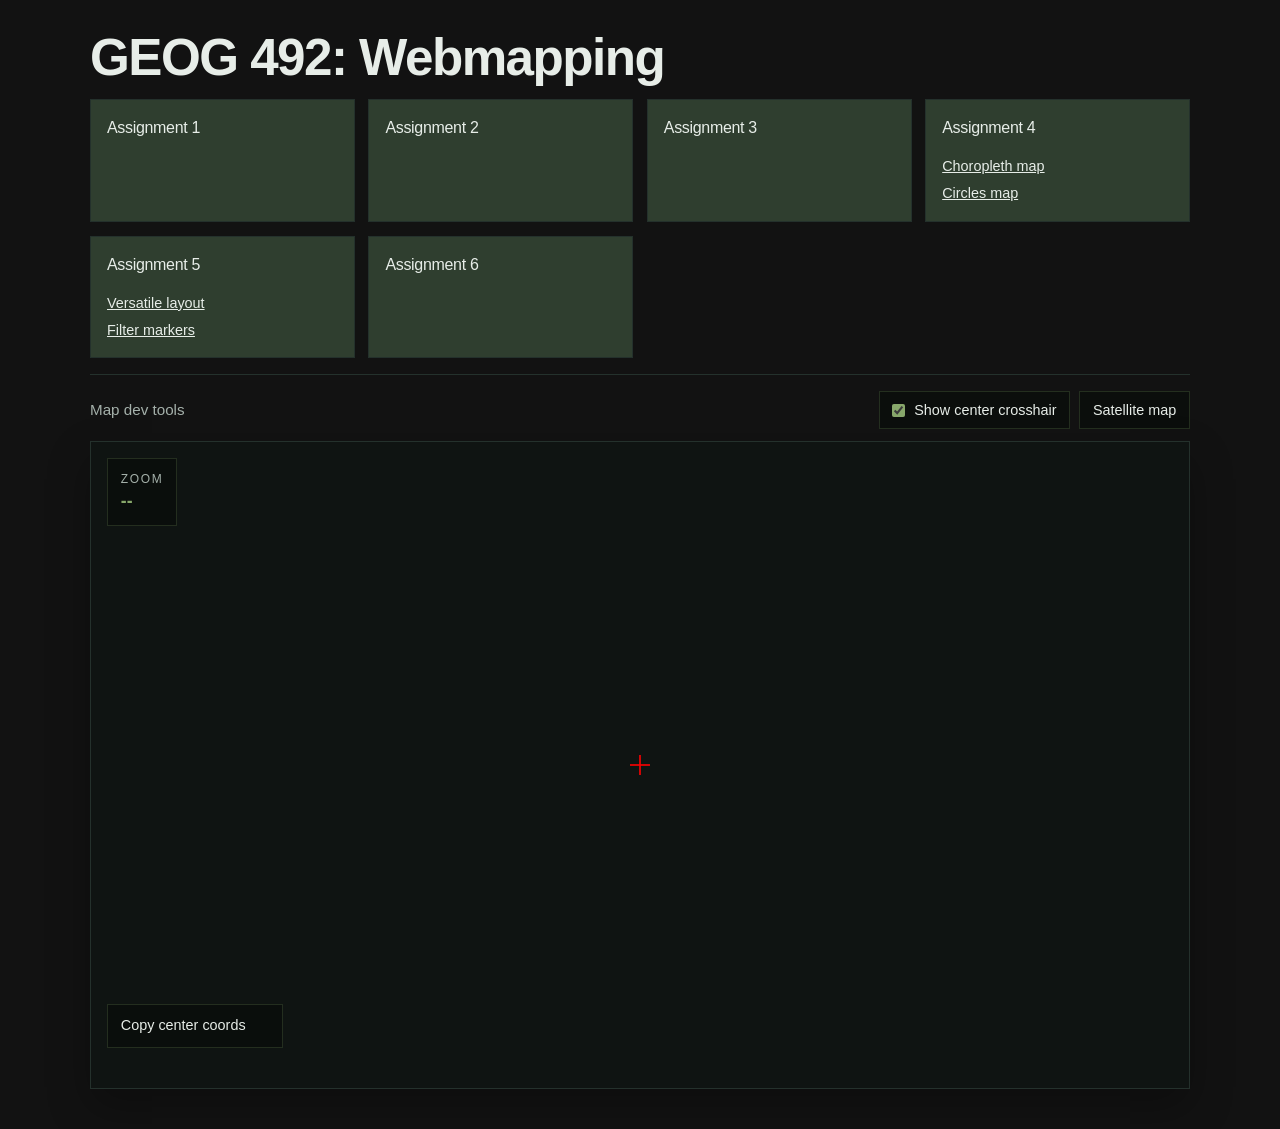
<file: index.html>
<!DOCTYPE html>
<html lang="en">
  <head>
    <meta charset="utf-8">
    <meta name="viewport" content="width=device-width, initial-scale=1">
    <title>GEOG 492 Web Mapping</title>
    <script src="https://api.mapbox.com/mapbox-gl-js/v3.20.0/mapbox-gl.js"></script>
    <link href="https://api.mapbox.com/mapbox-gl-js/v3.20.0/mapbox-gl.css" rel="stylesheet">
    <link rel="stylesheet" href="main.css">
  </head>
  <body>
    <main class="page-shell">
      <section class="assignment-info">
        <h1>GEOG 492: Webmapping</h1>
        <div class="assignment-grid" aria-label="Assignments">
          <a class="assignment-card" href="Assignment1/Assignment1.html">
            <span class="assignment-label">Assignment 1</span>
          </a>
          <a class="assignment-card" href="Assignment2/Assignment2.html">
            <span class="assignment-label">Assignment 2</span>
          </a>
          <a class="assignment-card" href="Assignment3/Assignment3.html">
            <span class="assignment-label">Assignment 3</span>
          </a>
          <div class="assignment-card">
            <span class="assignment-label">Assignment 4</span>
            <div class="assignment-links">
              <a href="Assignment4/choroplethMap.html">Choropleth map</a>
              <a href="Assignment4/circlesMap.html">Circles map</a>
            </div>
          </div>
          <div class="assignment-card">
            <span class="assignment-label">Assignment 5</span>
            <div class="assignment-links">
              <a href="Assignment5/VersitileLayout.html">Versatile layout</a>
              <a href="Assignment5/filter-markers.html">Filter markers</a>
            </div>
          </div>
          <a class="assignment-card" href="Assignment6/index.html">
            <span class="assignment-label">Assignment 6</span>
          </a>
        </div>
      </section>

      <section class="map-section" aria-label="Interactive map widget">
        <div class="map-head">
          <div class="map-hint">Map dev tools</div>
          <div class="map-head-controls" aria-label="Map display controls">
            <label class="crosshair-toggle" for="crosshair-toggle">
              <input id="crosshair-toggle" type="checkbox" checked>
              Show center crosshair
            </label>
            <button class="style-toggle" id="style-toggle" type="button">Satellite map</button>
          </div>
        </div>

        <div class="map-frame">
          <div id="map"></div>
          <div class="crosshair-overlay" aria-hidden="true">
            <span class="crosshair-line crosshair-line-horizontal"></span>
            <span class="crosshair-line crosshair-line-vertical"></span>
          </div>
          <div class="overlay map-controls">
            <div class="zoom-box" aria-live="polite">
              <div>
                <div class="zoom-label">Zoom</div>
                <div class="zoom-value" id="zoom-value">--</div>
              </div>
            </div>
          </div>
          <button class="overlay center-copy-button" id="center-copy-button" type="button">Copy center coords</button>
        </div>
      </section>
    </main>

    <script src="main.js" defer></script>
  </body>
</html>
</file>
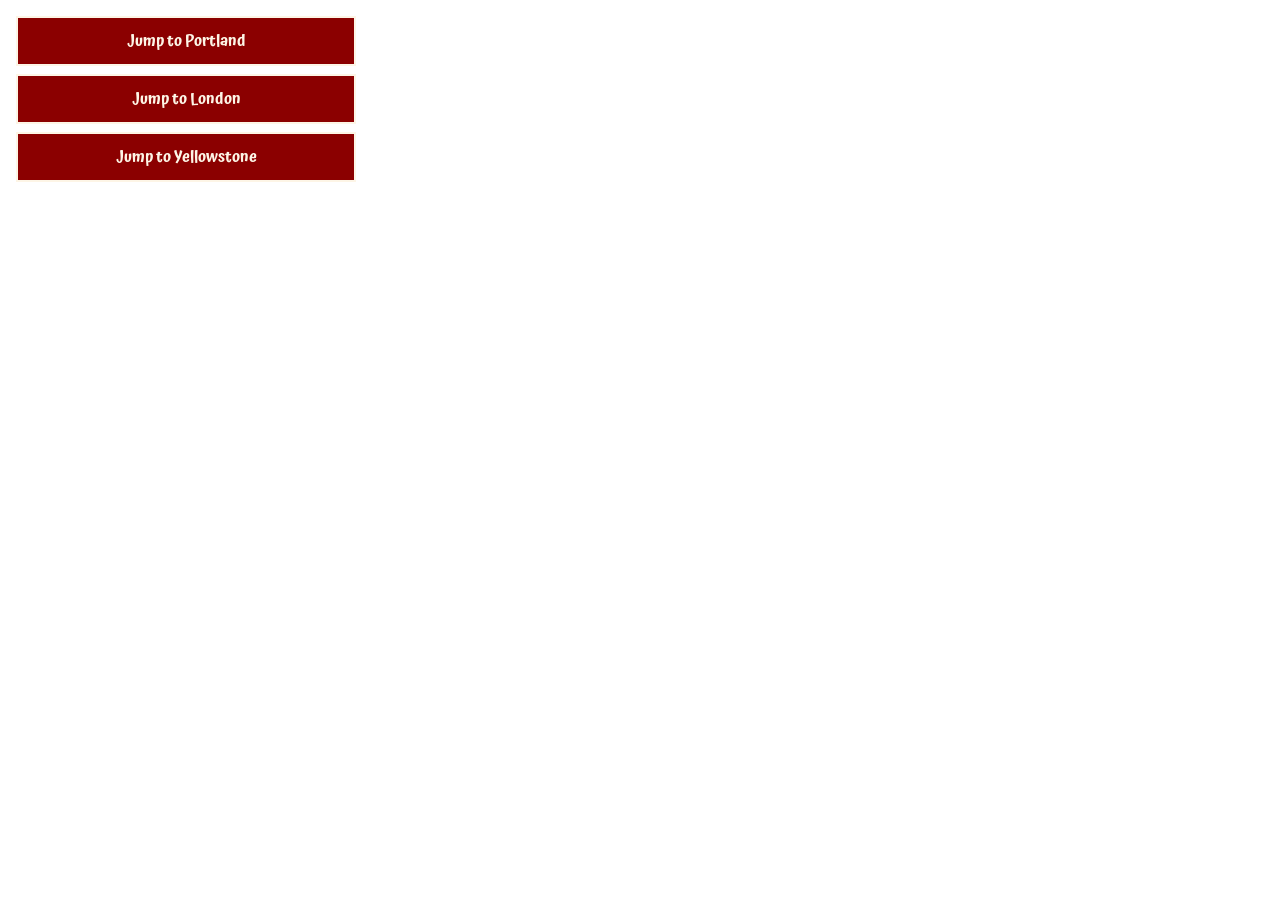
<file: Assignment6/index.html>
<!DOCTYPE html>
<html>

  <head>
    <meta charset='utf-8' />
    <title>University of Oregon Mapping</title>
    <meta name='viewport' content='initial-scale=1,maximum-scale=1,user-scalable=no' />
      <!--    The Mapbox JavaScript here in the <head> of the page    -->
      <script src='https://api.tiles.mapbox.com/mapbox-gl-js/v3.1.0/mapbox-gl.js'></script>
      <!--    The Mapbox CSS here in the <head> of the page    -->
      <link href='https://api.tiles.mapbox.com/mapbox-gl-js/v3.1.0/mapbox-gl.css' rel='stylesheet' />

      <!--   Link to Google font-->
      <link rel="preconnect" href="https://fonts.googleapis.com">
      <link rel="preconnect" href="https://fonts.gstatic.com" crossorigin>
      <link href="https://fonts.googleapis.com/css2?family=Atma:wght@400;600&display=swap" rel="stylesheet">
      <link href="assignment6.css" rel="stylesheet">
  </head>

  <body>
      <!--  The map div -->
      <div id='map'></div>

       <!--  Insert the button elements here  -->
       <div class='buttonPanel'>
          <button class='fly' id='PortlandButton'>Jump to Portland</button>
          <button class='fly' id='LondonButton'>Jump to London</button>
          <button class='fly' id='YellowstoneButton'>Jump to Yellowstone</button>
          <div id='customPopup' class='customPopup hidden'></div>
       </div>

    <script src="assignment6.js"></script>

  </body>

</html>
</file>
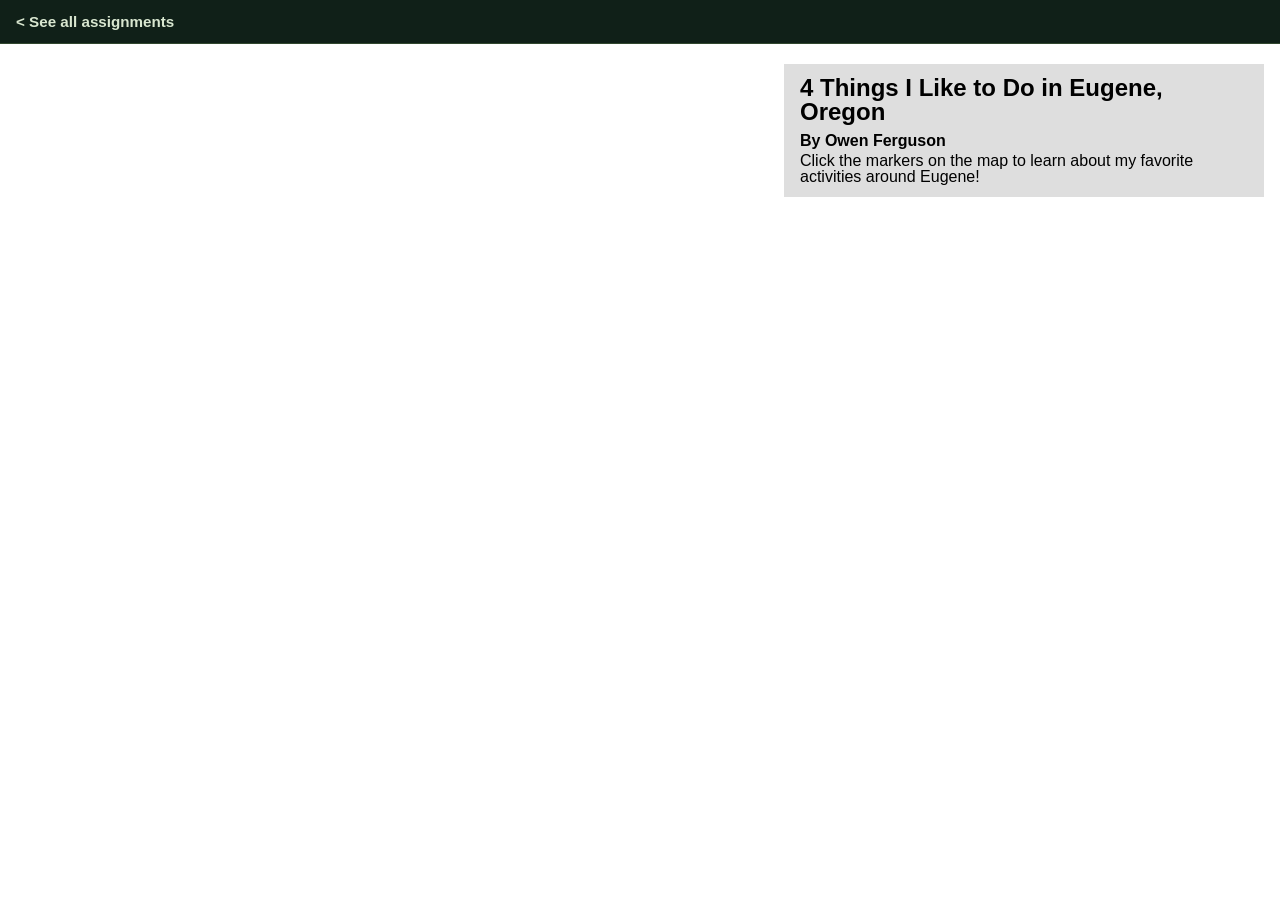
<file: Assignment1/Assignment1.html>
<!DOCTYPE html>
<html>

  <head>
    <meta charset='utf-8' />
    <title>Owen's First Webmapping Assignment</title>
    <meta name='viewport' content='initial-scale=1,maximum-scale=1,user-scalable=no' />
    <script src="https://api.mapbox.com/mapbox-gl-js/v3.20.0/mapbox-gl.js"></script>

    <link href="https://api.mapbox.com/mapbox-gl-js/v3.20.0/mapbox-gl.css" rel="stylesheet">
    <link rel="stylesheet" href="../headers.css">
    <link rel="stylesheet" href="main.css">
  </head>
  <body>
    <a class="back-link" href="../index.html">&lt; See all assignments</a>

    <!-- map -->
    <div id='map'></div>

    <!-- banner -->
    <div id="banner">
      <h1>4 Things I Like to Do in Eugene, Oregon</h1>
      <h2 style="margin-top: 0.5rem;">By Owen Ferguson</h2>
      <p>Click the markers on the map to learn about my favorite activities around Eugene!</p>
    </div>

  <!-- javascript -->
  <script src="map.js"></script>

  </body>

</html>
</file>
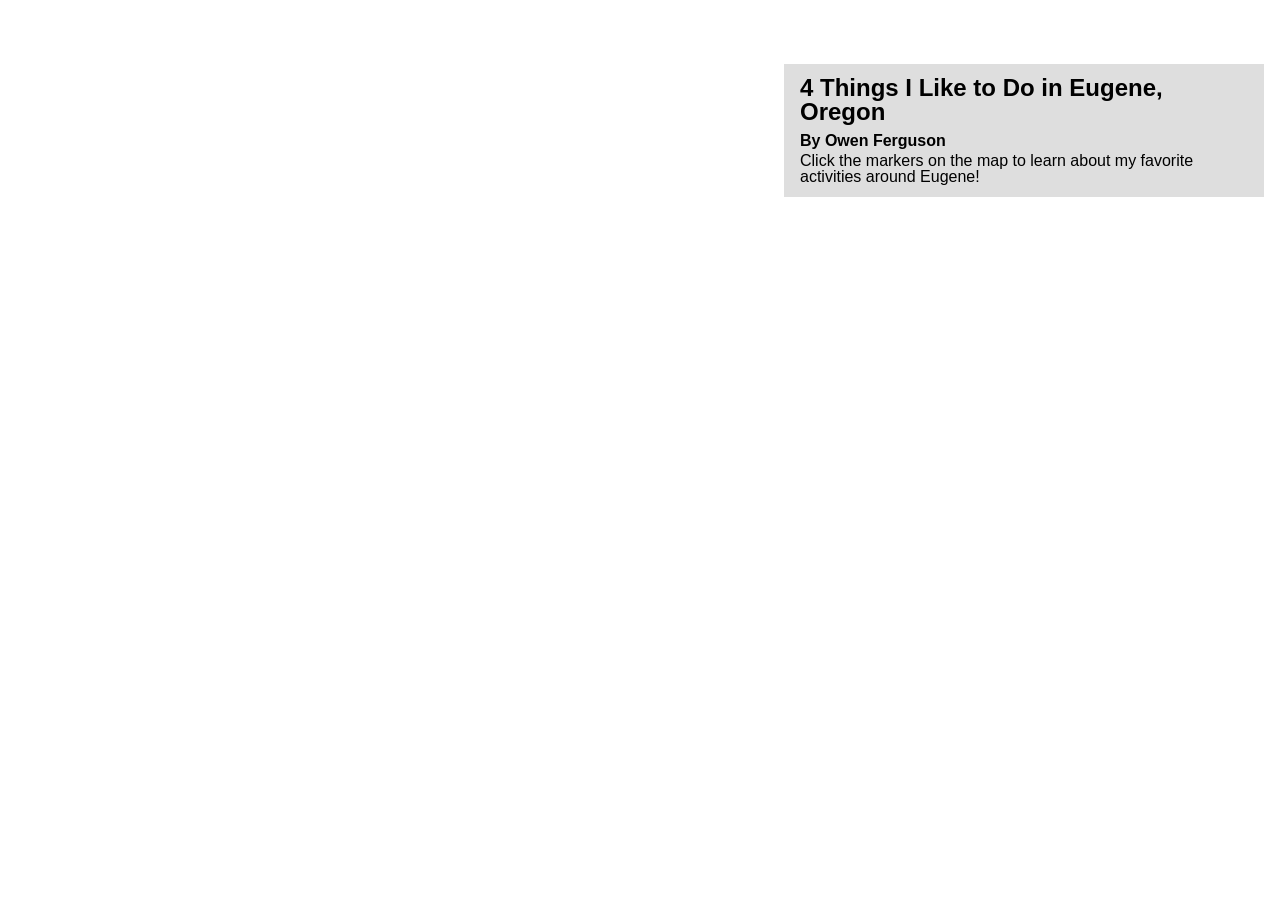
<file: Assignment1/QuickStartMap.html>
<!DOCTYPE html>
<html>

  <head>
    <meta charset='utf-8' />
    <title>Owen's First Webmapping Assignment</title>
    <meta name='viewport' content='initial-scale=1,maximum-scale=1,user-scalable=no' />
    <script src="https://api.mapbox.com/mapbox-gl-js/v3.20.0/mapbox-gl.js"></script>

    <link href="https://api.mapbox.com/mapbox-gl-js/v3.20.0/mapbox-gl.css" rel="stylesheet">
    <link rel="stylesheet" href="main.css">
  </head>
  <body>
    <!-- map -->
    <div id='map'></div>

    <!-- banner -->
    <div id="banner">
      <h1>4 Things I Like to Do in Eugene, Oregon</h1>
      <h2 style="margin-top: 0.5rem;">By Owen Ferguson</h2>
      <p>Click the markers on the map to learn about my favorite activities around Eugene!</p>
    </div>

  <!-- javascript -->
  <script src="map.js"></script>

  </body>

</html>
</file>
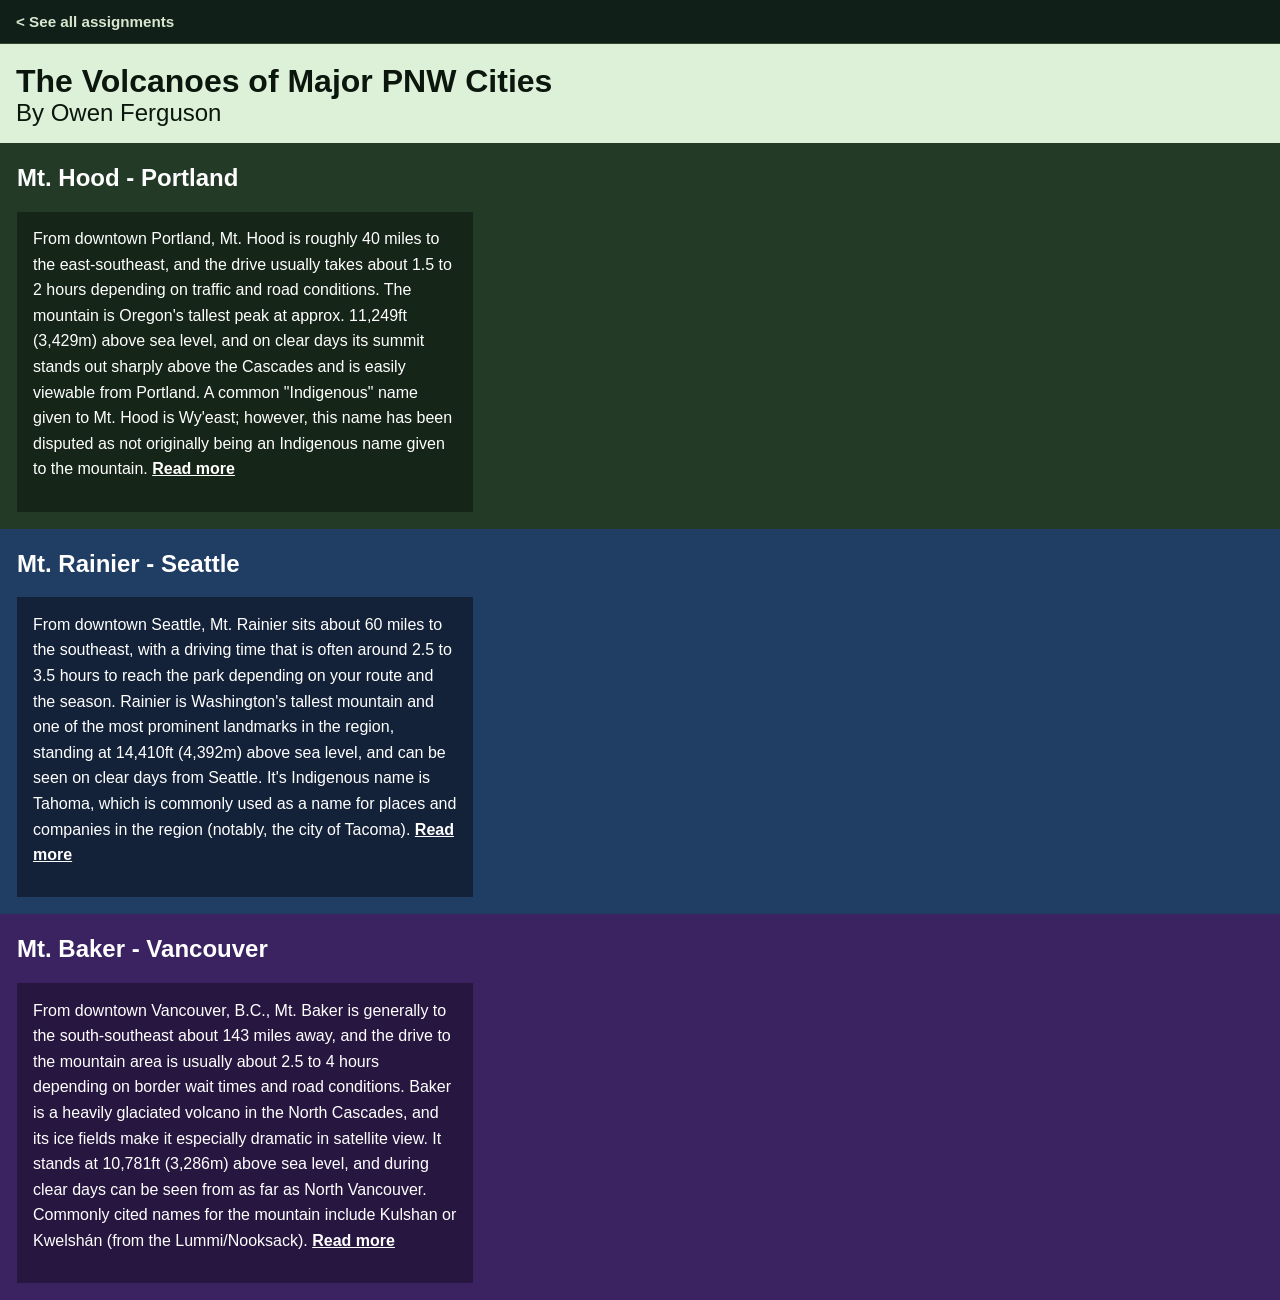
<file: Assignment2/Assignment2.html>
<!DOCTYPE html>
<html>

  <head>
    <meta charset='utf-8' />
    <title>Fixed Map</title>
    <meta name='viewport' content='initial-scale=1,maximum-scale=1,user-scalable=no' />
    <!--    1.1.  Include the reference to the Mapbox JavaScript here in the <head> of the page  -->
    <script src='https://api.tiles.mapbox.com/mapbox-gl-js/v3.2.0/mapbox-gl.js'></script>
    <!--    1.2 Include the reference to the Mapbox CSS here in the <head> of the page  -->
    <link href='https://api.tiles.mapbox.com/mapbox-gl-js/v3.2.0/mapbox-gl.css' rel='stylesheet' />
    <link rel="stylesheet" href="../headers.css">
    <link rel="stylesheet" href="assignment2.css">
  </head>

  <body>
    <a class="back-link" href="../index.html">&lt; See all assignments</a>

    <header class="page-title-block">
      <h1>The Volcanoes of Major PNW Cities</h1>
      <h2>By Owen Ferguson</h2>
    </header>

        <!-- 1.3 Insert the div for the structure of the page here in the <body> of the page -->
      <section class="map-block map-hood">
        <h1>Mt. Hood - Portland</h1>
        <div class="map-row">
          <p class="map-caption">From downtown Portland, Mt. Hood is roughly 40 miles to the east-southeast, and the drive usually takes about 1.5 to 2 hours depending on traffic and road conditions. The mountain is Oregon's tallest peak at approx. 11,249ft (3,429m) above sea level, and on clear days its summit stands out sharply above the Cascades and is easily viewable from Portland. A common "Indigenous" name given to Mt. Hood is Wy'east; however, this name has been disputed as not originally being an Indigenous name given to the mountain. <a href="https://en.wikipedia.org/wiki/Mount_Hood#Name">Read more</a></p>
          <div id='map1'></div>
        </div>
      </section>

      <section class="map-block map-rainier">
        <h1>Mt. Rainier - Seattle</h1>
        <div class="map-row">
          <p class="map-caption">From downtown Seattle, Mt. Rainier sits about 60 miles to the southeast, with a driving time that is often around 2.5 to 3.5 hours to reach the park depending on your route and the season. Rainier is Washington's tallest mountain and one of the most prominent landmarks in the region, standing at 14,410ft (4,392m) above sea level, and can be seen on clear days from Seattle. It's Indigenous name is Tahoma, which is commonly used as a name for places and companies in the region (notably, the city of Tacoma). <a href="https://en.wikipedia.org/wiki/Mount_Rainier">Read more</a></p>
          <div id="map2"></div>
        </div>
      </section>

      <section class="map-block map-baker">
        <h1>Mt. Baker - Vancouver</h1>
        <div class="map-row">
          <p class="map-caption">From downtown Vancouver, B.C., Mt. Baker is generally to the south-southeast about 143 miles away, and the drive to the mountain area is usually about 2.5 to 4 hours depending on border wait times and road conditions. Baker is a heavily glaciated volcano in the North Cascades, and its ice fields make it especially dramatic in satellite view. It stands at 10,781ft (3,286m) above sea level, and during clear days can be seen from as far as North Vancouver. Commonly cited names for the mountain include Kulshan or Kwelshán (from the Lummi/Nooksack). <a href="https://en.wikipedia.org/wiki/Mount_Baker">Read more</a></p>
          <div id="map3"></div>
        </div>
      </section>
      
        <script src="assignment2.js"></script>
  </body>
</html>
</file>
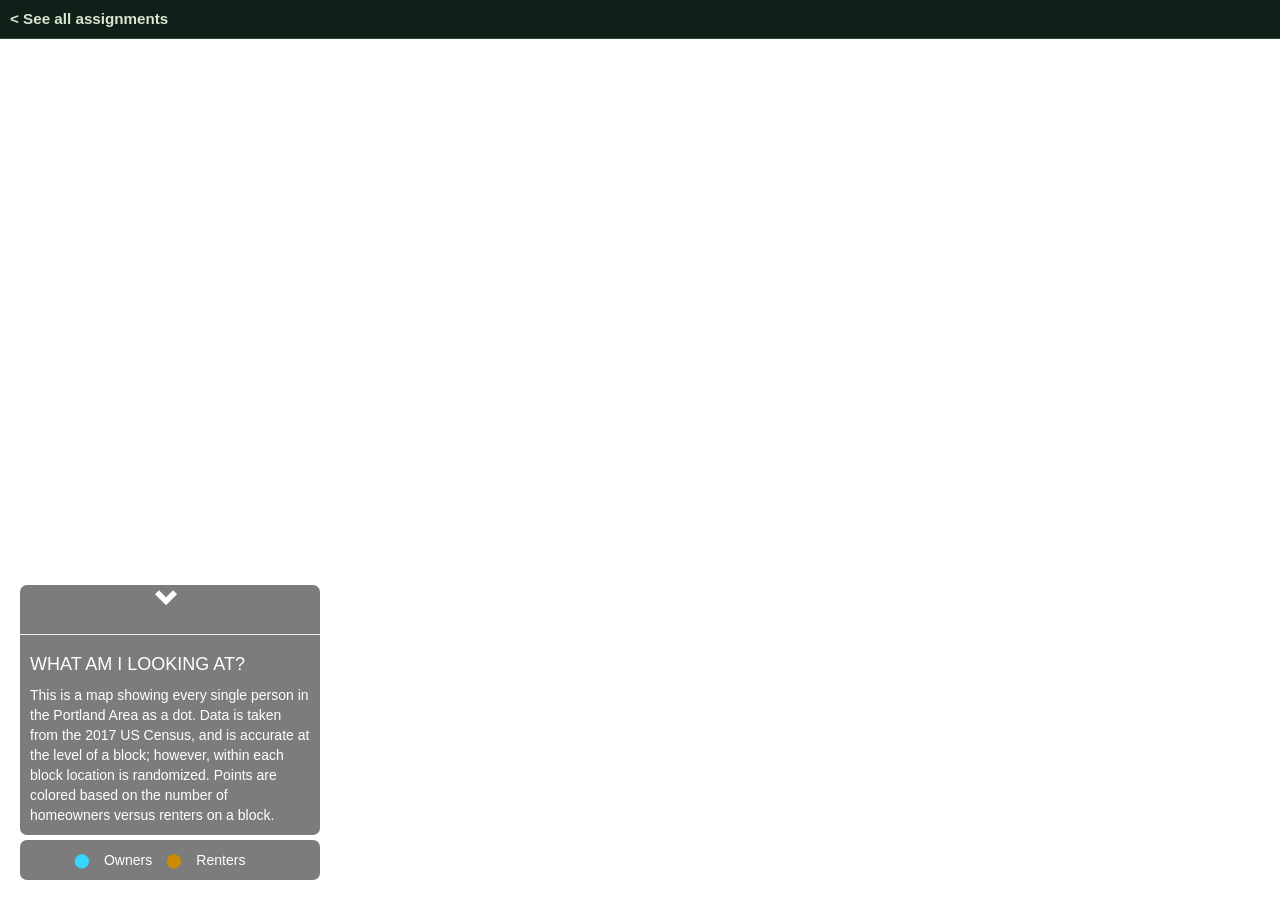
<file: Assignment3/Assignment3.html>
<!DOCTYPE html>
<html>
<head>
  <meta charset='utf-8' />
  <title>Owners vs Renters Map</title>
  <meta name='viewport' content='initial-scale=1,maximum-scale=1,user-scalable=no' />

  <!-- styles and map libraries -->
  <link href="https://maxcdn.bootstrapcdn.com/bootstrap/3.3.7/css/bootstrap.min.css" rel="stylesheet" integrity="sha384-BVYiiSIFeK1dGmJRAkycuHAHRg32OmUcww7on3RYdg4Va+PmSTsz/K68vbdEjh4u" crossorigin="anonymous">
  <script src="https://api.mapbox.com/mapbox-gl-js/v3.20.0/mapbox-gl.js"></script>
  <link href="https://api.mapbox.com/mapbox-gl-js/v3.20.0/mapbox-gl.css" rel="stylesheet">
  <link rel="stylesheet" href="../headers.css">
  <link rel="stylesheet" href="assignment3.css" />
</head>
<body>

  <!-- back link -->
  <a class="back-link" href="../index.html">&lt; See all assignments</a>

  <!-- map container -->
  <div id='map'></div>

  <!-- map description panel -->
  <div class="descriptionPanel" id="descriptionPanel" style="height: 250px;">
    <span onClick=panelSelect() id="glyph" class="chevron glyphicon glyphicon-chevron-down"></span>
    <hr/>
    <h4>WHAT AM I LOOKING AT?</h4>
    <p style="margin-left: 10px; margin-right: 10px;">
      This is a map showing every single person in the Portland Area as a dot. Data is taken from the 2017 US Census, and is accurate at the level of a block; however, within each block location is randomized. Points are colored based on the number of homeowners versus renters on a block.
    </p>
  </div>

  <!-- map legend -->
  <div class="LegendContainer">
    <div class="legendItem">
      <span class="owner">&#11044;</span>
      <span class="layerDescription">Owners</span>
    </div>
    <div class="legendItem">
      <span class="renter">&#11044;</span>
      <span class="layerDescription">Renters</span>
    </div>
  </div>

  <!-- scripts -->
  <script src="assignment3.js"></script>

</body>
</html>
</file>
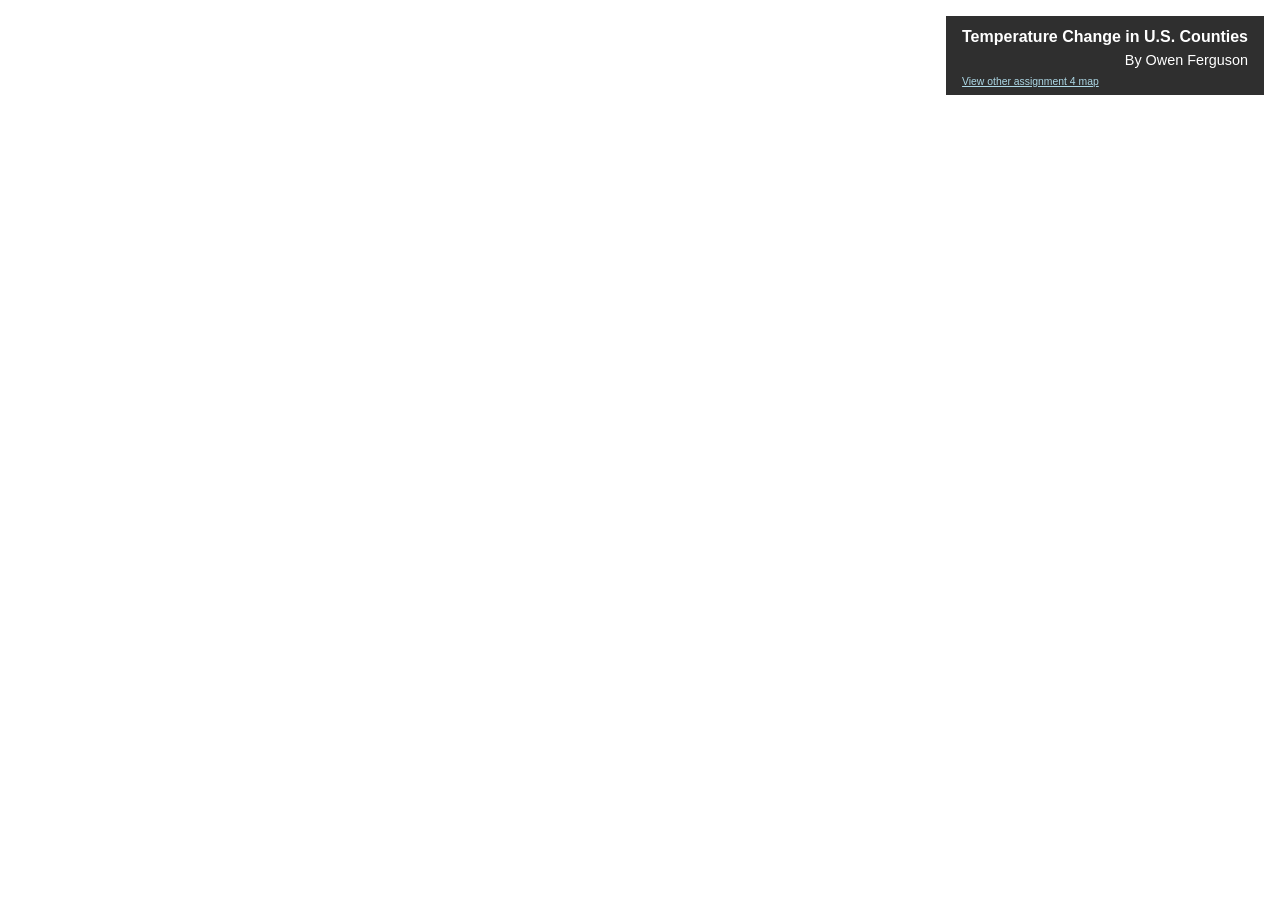
<file: Assignment4/choroplethMap.html>
<!DOCTYPE html>
<html lang="en">
	<head>
		<meta charset="utf-8" />
		<meta name="viewport" content="initial-scale=1,maximum-scale=1,user-scalable=no" />
		<title>Assignment 4 Choropleth Map</title>
		<script src="https://api.mapbox.com/mapbox-gl-js/v3.20.0/mapbox-gl.js"></script>
		<link href="https://api.mapbox.com/mapbox-gl-js/v3.20.0/mapbox-gl.css" rel="stylesheet" />
		<link rel="stylesheet" href="choroplethMap.css" />
	</head>
	<body>
		<!-- map container -->
		<div id="map"></div>
		<!-- title card -->
		<div class="heading-card">
			<div class="heading-card-title">Temperature Change in U.S. Counties</div>
			<div class="heading-card-subtitle">By Owen Ferguson</div>
			<a class="heading-card-link" href="circlesMap.html">View other assignment 4 map</a>
		</div>
		<!-- map script -->
		<script src="choroplethMap.js"></script>
	</body>
</html>
</file>
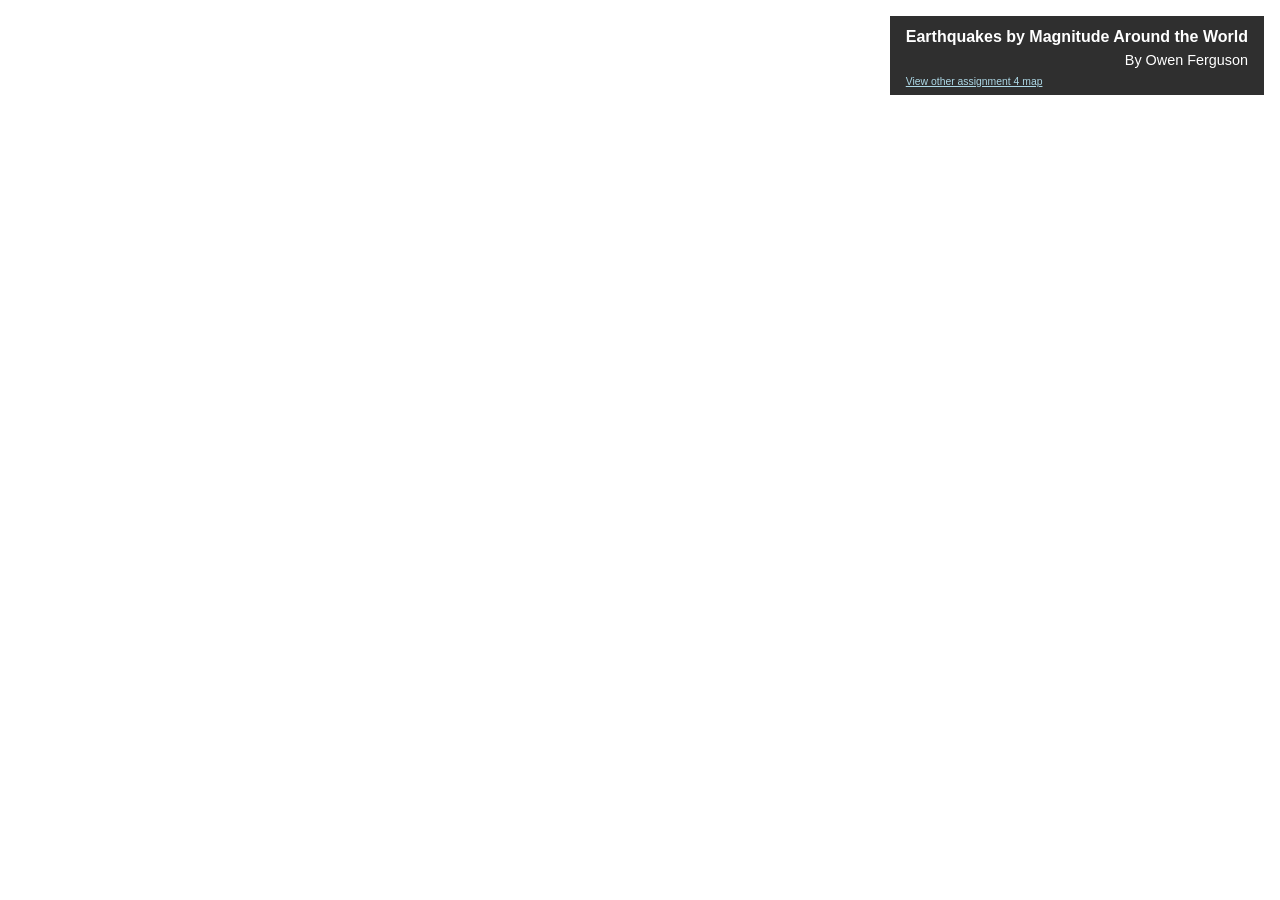
<file: Assignment4/circlesMap.html>
<!DOCTYPE html>
<html lang="en">
	<head>
		<meta charset="utf-8" />
		<meta name="viewport" content="initial-scale=1,maximum-scale=1,user-scalable=no" />
		<title>Assignment 4 Data-Driven Circles Map</title>
		<script src="https://api.mapbox.com/mapbox-gl-js/v3.20.0/mapbox-gl.js"></script>
		<link href="https://api.mapbox.com/mapbox-gl-js/v3.20.0/mapbox-gl.css" rel="stylesheet" />
		<link rel="stylesheet" href="circlesMap.css" />
	</head>
	<body>
		<!-- map container -->
		<div id="map"></div>
		<!-- title card -->
		<div class="heading-card">
			<div class="heading-card-title">Earthquakes by Magnitude Around the World</div>
			<div class="heading-card-subtitle">By Owen Ferguson</div>
			<a class="heading-card-link" href="choroplethMap.html">View other assignment 4 map</a>
		</div>
		<!-- map script -->
		<script src="circlesMap.js"></script>
	</body>
</html>
</file>
<file: main.css>
:root {
  color-scheme: dark;
  --bg: #0b0f0e;
  --bg-alt: #111715;
  --panel: #141a18;
  --panel-border: #24312c;
  --text: #e7ede8;
  --muted: #a5b1ab;
  --accent: #6f8f57;
  --accent-strong: #88a86b;
  --shadow: 0 18px 40px rgba(0, 0, 0, 0.28);
}

* {
  box-sizing: border-box;
}

body {
  margin: 0;
  min-height: 100vh;
  font-family: Verdana, Helvetica, sans-serif;
  line-height: 1.5;
  color: var(--text);
}

a {
  color: var(--accent-strong);
}

.page-shell {
  width: min(1100px, calc(100% - 2rem));
  margin: 0 auto;
  padding: 2rem 0 2.5rem;
}

.assignment-info {
  padding-bottom: 1rem;
}

.eyebrow {
  margin: 0 0 0.25rem;
  color: var(--accent);
  text-transform: uppercase;
  letter-spacing: 0.16em;
  font-size: 0.76rem;
  font-weight: 700;
}

h1 {
  margin: 0;
  font-size: clamp(2rem, 4vw, 3.5rem);
  line-height: 1;
  letter-spacing: -0.03em;
}

.assignment-grid {
  display: grid;
  grid-template-columns: repeat(4, minmax(0, 1fr));
  gap: 0.85rem;
  margin-top: 1rem;
}

.assignment-card {
  display: flex;
  flex-direction: column;
  justify-content: space-between;
  padding: 1rem;
  border: 1px solid var(--panel-border);
  background: rgb(47, 62, 47);
  text-decoration: none;
  color: var(--text);
}

.assignment-card:hover {
  border-color: rgba(111, 143, 87, 0.55);
}

.assignment-card a {
  color: var(--text);
}

.assignment-label {
  font-size: 1rem;
  font-weight: 500;
  letter-spacing: -0.02em;
}

.assignment-links {
  display: flex;
  flex-direction: column;
  gap: 0.35rem;
  margin-top: 1rem;
  font-size: 0.9rem;
}

.assignment-action {
  margin-top: 1rem;
  color: var(--accent-strong);
  font-size: 0.9rem;
}

.map-section {
  padding-top: 1rem;
  border-top: 1px solid var(--panel-border);
}

.map-head {
  display: flex;
  align-items: center;
  justify-content: space-between;
  gap: 1rem;
  padding-bottom: 0.75rem;
  flex-wrap: wrap;
}

.map-hint {
  color: var(--muted);
  font-size: 0.95rem;
}

.crosshair-toggle {
  display: inline-flex;
  align-items: center;
  gap: 0.55rem;
  padding: 0.45rem 0.75rem;
  border: 1px solid rgba(111, 143, 87, 0.25);
  background: rgba(10, 14, 12, 0.82);
  color: var(--text);
  font-size: 0.9rem;
  user-select: none;
  cursor: pointer;
}

.crosshair-toggle:hover {
  border-color: rgba(111, 143, 87, 0.55);
}

.map-head-controls {
  display: inline-flex;
  align-items: center;
  gap: 0.6rem;
  flex-wrap: wrap;
  justify-content: flex-end;
}

.crosshair-toggle input {
  margin: 0;
  accent-color: var(--accent-strong);
}

.style-toggle {
  padding: 0.45rem 0.8rem;
  border: 1px solid rgba(111, 143, 87, 0.25);
  background: rgba(10, 14, 12, 0.82);
  color: var(--text);
  font: inherit;
  font-size: 0.9rem;
  cursor: pointer;
}

.style-toggle:hover {
  border-color: rgba(111, 143, 87, 0.55);
}

.style-toggle:disabled {
  opacity: 0.65;
  cursor: progress;
}

.style-toggle:focus-visible {
  outline: 2px solid var(--accent-strong);
  outline-offset: 2px;
}

.map-frame {
  position: relative;
  height: min(72vh, 760px);
  min-height: 480px;
  overflow: hidden;
  border: 1px solid var(--panel-border);
  background: #0f1412;
  box-shadow: var(--shadow);
  cursor: pointer;
}

#map {
  position: absolute;
  inset: 0;
}

.crosshair-overlay {
  position: absolute;
  inset: 0;
  z-index: 450;
  pointer-events: none;
  opacity: 1;
  transition: opacity 0.18s ease;
}

.map-frame.crosshair-hidden .crosshair-overlay {
  opacity: 0;
}

.crosshair-line {
  position: absolute;
  left: 50%;
  top: 50%;
  background: rgba(255, 0, 0, 0.8);
}

.crosshair-line-horizontal {
  width: 20px;
  height: 2px;
  transform: translate(-50%, -50%);
}

.crosshair-line-vertical {
  width: 2px;
  height: 20px;
  transform: translate(-50%, -50%);
}

.overlay {
  position: absolute;
  z-index: 500;
  pointer-events: none;
}

.map-controls {
  left: 1rem;
  top: 1rem;
  display: flex;
  flex-direction: column;
  gap: 0.5rem;
}

.zoom-box,
.center-copy-button {
  padding: 0.65rem 0.8rem;
  border: 1px solid rgba(111, 143, 87, 0.25);
  background: rgba(10, 14, 12, 0.82);
  color: var(--text);
  backdrop-filter: blur(10px);
}

.zoom-box {
  width: fit-content;
}

.center-copy-button {
  left: 1rem;
  bottom: 2.5rem;
  pointer-events: auto;
  width: fit-content;
  min-width: 11rem;
  font: inherit;
  font-size: 0.9rem;
  text-align: left;
  white-space: pre-line;
  cursor: pointer;
  box-shadow: none;
}

.center-copy-button:hover {
  border-color: rgba(111, 143, 87, 0.45);
}

.center-copy-button:focus-visible {
  outline: 2px solid var(--accent-strong);
  outline-offset: 2px;
}

.zoom-label {
  font-size: 0.75rem;
  text-transform: uppercase;
  letter-spacing: 0.14em;
  color: var(--muted);
}

.zoom-value {
  font-family: "Space Grotesk", "Segoe UI", sans-serif;
  font-size: 1.1rem;
  font-weight: 700;
  color: var(--accent-strong);
}

.mapboxgl-ctrl-group {
  border: 1px solid rgba(111, 143, 87, 0.25) !important;
  overflow: hidden;
  box-shadow: var(--shadow) !important;
  background: grey !important;
}

.mapboxgl-ctrl-group button {
  width: 34px;
  height: 34px;
  background-color: rgba(55, 91, 56, 0.92) !important;
}

.mapboxgl-ctrl-group button + button {
    border-top: 1px solid grey !important;
}

.mapboxgl-ctrl button.mapboxgl-ctrl-zoom-in,
.mapboxgl-ctrl button.mapboxgl-ctrl-zoom-out {
  color: var(--text) !important;
}

.mapboxgl-popup-content {
  padding: 0.75rem 0.9rem;
  background: rgba(16, 21, 18, 0.96);
  color: var(--text);
  box-shadow: var(--shadow);
  font-family: "Source Sans 3", "Segoe UI", sans-serif;
}

.mapboxgl-popup-content strong {
  display: block;
  margin-bottom: 0.2rem;
  color: var(--accent-strong);
  font-family: "Space Grotesk", "Segoe UI", sans-serif;
}

.mapboxgl-popup-tip {
  border-top-color: rgba(16, 21, 18, 0.96) !important;
}

@media (max-width: 720px) {
  .page-shell {
    width: min(100% - 1rem, 1100px);
    padding-top: 1rem;
  }

  .map-head {
    align-items: flex-start;
  }

  .assignment-grid {
    grid-template-columns: 1fr;
  }

  .map-frame {
    min-height: 420px;
    height: 66vh;
  }

  .map-controls {
    left: 0.75rem;
    top: 0.75rem;
  }

  .center-copy-button {
    left: 0.75rem;
    bottom: 0.75rem;
  }

  .crosshair-line-horizontal {
    width: 44px;
  }

  .crosshair-line-vertical {
    height: 44px;
  }
}
</file>
<file: Assignment6/assignment6.css>
/* CSS code between the <style> tags */
body { margin:0; padding:0; }
#map { position:absolute; top:0; bottom:0; width:100%; }

/* The CSS for the "Fly" buttons  */
.buttonPanel {
    position: absolute;
    top: 16px;
    left: 16px;
    z-index: 1;
    display: flex;
    flex-direction: column;
    gap: 8px;
    width: 340px;
}

.fly {
    padding: 10px;
    border-style: solid;
    border-color: oldlace;
    font-size: 1em;
    color: oldlace;
    background: DarkRed;
    cursor:pointer;
}

.fly:hover {
    background: rgb(90, 0, 0);
}

.customPopup {
    width: 100%;
    max-height: calc(100vh - 32px);
    overflow-y: auto;
    padding: 16px;
    color: #1f1f1f;
    background: rgba(255, 255, 255, 0.88);
    font-family: 'Atma', cursive;
    font-size: 1.05em;
}

.customPopup.hidden {
    display: none;
}

.customPopup iframe,
.customPopup audio {
    max-width: 100%;
}

.customPopupClose {
    float: right;
    width: auto;
    padding: 2px 8px;
    border-style: solid;
    border-color: DarkRed;
    color: DarkRed;
    background: rgba(255, 255, 255, 0.6);
    cursor: pointer;
}

/* Insert the CSS for the image here */
.popupImage {
    width: 100%;
}

/* Insert the CSS for the button here */
button {
    font-family: 'Atma', cursive;
    font-weight: 600;
}
</file>
<file: headers.css>
.back-link {
  display: block;
  width: 100vw;
  margin-left: calc(50% - 50vw);
  padding: 0.8rem 1rem;
  box-sizing: border-box;
  font-family: Verdana, Helvetica, sans-serif;
  background: #102018;
  color: #d9e7d0;
  text-decoration: none;
  font-size: 0.95rem;
  font-weight: 700;
  border-bottom: 1px solid rgba(111, 143, 87, 0.35);
}

.back-link:hover {
  background: #15251c;
}
</file>
<file: Assignment1/main.css>
body {
    margin: 0;
    padding: 0;
    font-family: Verdana, Helvetica, sans-serif;
}

.back-link {
    display: block;
    width: 100vw;
    margin-left: calc(50% - 50vw);
    padding: 0.8rem 1rem;
    box-sizing: border-box;
    background: #102018;
    color: #d9e7d0;
    text-decoration: none;
    font-size: 0.95rem;
    font-weight: 700;
    border-bottom: 1px solid rgba(111, 143, 87, 0.35);
}

p {
    margin: 0;
    line-height: 1rem;
}

h1 {
    font-size: 1.5rem;
    margin: 0;
    line-height: 1.5rem;
}

h2 {
    margin: 0 0 0.2rem 0;
    font-size: 1rem;
}

#map {
    position: absolute;
    top: 3.25rem;
    bottom: 0;
    width: 100%;
}

#banner {
    position: absolute;
    top: 4rem;
    right: 1rem;
    width: 35%;
    padding: 0.75rem 1rem;
    z-index: 9999;
    background: hsla(0, 0%, 84%, 0.8);
}
</file>
<file: Assignment2/assignment2.css>
body {
    margin: 0;
    padding: 0;
    font-family: Verdana, Helvetica, sans-serif;
    background-color: rgb(221, 240, 216);
}

.page-title-block {
    padding: 1.25rem 1rem 1rem;
}

.page-title-block h1 {
    margin: 0;
    font-size: 2rem;
    line-height: 1.1;
    color: #0b160d;
}

.page-title-block h2 {
    margin: 0;
    font-size: 1.5rem;
    color: #0b160d;
    font-weight:500;
}

.map-block {
    padding: 0 1rem 1rem 1rem;
    border: 1px solid transparent;
}

.map-row {
    display: flex;
    align-items: stretch;
    gap: 1rem;
}

.map-caption {
    flex: 0 0 34%;
    max-width: 34%;
    margin: 0;
    line-height: 1.6;
    padding: 0.9rem 1rem;
}

.map-hood .map-caption {
    background-color: rgba(18, 31, 20, 0.78);
}

.map-rainier .map-caption {
    background-color: rgba(16, 28, 46, 0.78);
}

.map-baker .map-caption {
    background-color: rgba(34, 20, 56, 0.78);
}

.map-caption a {
    font-weight: 700;
    color: white;
}

.map-hood {
    background-color: #223a26;
    color: white;
}

.map-rainier {
    background-color: #203d63;
    color: white;
}

.map-baker {
    background-color: #3b2361;
    color: white;
}

.map-row > div[id^="map"] {
    flex: 1 1 auto;
}

.map-row > div[id^="map"] {
    overflow: hidden;
}

#map1 {
    position: relative;
    height: 300px;
    width: 100%;
}

#map2 {
    position: relative;
    height: 300px;
    width: 100%;
}

#map3 {
    position: relative;
    height: 300px;
    width: 100%;
}

@media (max-width: 900px) {
    .map-row {
        flex-direction: column;
    }

    .map-caption {
        max-width: 100%;
        flex-basis: auto;
    }
}
</file>
<file: Assignment3/assignment3.css>
/* base page styles */
body {
    margin: 0;
    padding: 0;
}

/* page link styles */
.back-link {
    font-size: 15.2px;
}

.back-link:hover {
    background: #15251c;
    color: #d9e7d0;
    text-decoration: none;
}

/* map container */
#map {
    position: relative;
    height: calc(100vh - 3.25rem);
    width: 100%;
}

/* paragraph text */
p {
    color: white;
}

/* heading text */
h4 {
    color: white;
    margin-left: 10px;
}

/* legend container */
.LegendContainer {
    position: absolute;
    bottom: 20px;
    left: 20px;
    z-index: 2;
    width: 300px;
    height: 40px;
    background: rgba(80, 80, 80, .75);
    /* container transition timing */
    transition: width 2s, height 2s;
    border-radius: 7px;
}

/* description panel */
.descriptionPanel {
    position: absolute;
    bottom: 65px;
    left: 20px;
    z-index: 2;
    width: 300px;
    height: 40px;
    background: rgba(80, 80, 80, .75);
    transition: width 2s, height 2s;
    overflow: hidden;
    border-radius: 7px;
}

/* active legend state */
.LegendContainer:active {
    width: 240px;
    height: 250px;
}

/* legend item */
.legendItem {
    margin: 0px;
    padding-left: 10px;
    display: inline-block;
    margin: auto;
    transform: translate(50%, 50%);
}

/* layer label */
.layerDescription {
    color: white;
    padding-left: 10px;
}

/* renter symbol */
.renter {
    color: #cc8b00;
}

/* owner symbol */
.owner {
    color: #38d7ff;
}

/* chevron icon */
.chevron {
    position: relative;
    margin-left: 45%;
    font-size: x-large;
    color: white;
}
</file>
<file: Assignment4/choroplethMap.css>
/* base page layout */
html,
body {
	margin: 0;
	width: 100%;
	height: 100%;
}

/* full screen map */
#map {
	position: absolute;
	inset: 0;
}

/* heading card */
.heading-card {
	position: absolute;
	top: 1rem;
	right: 1rem;
	background: #2f2f2f;
	color: #ffffff;
	padding: 0.75rem 1rem 1.7rem;
	font-family: Verdana, Helvetica, sans-serif;
}

/* title text */
.heading-card-title {
	font-weight: 700;
	margin: 0;
}

/* subtitle text */
.heading-card-subtitle {
	margin-top: 0.35rem;
	font-size: 0.9rem;
	color: #ffffff;
	text-align: right;
}

/* other assignment link */
.heading-card-link {
	position: absolute;
	left: 1rem;
	bottom: 0.5rem;
	font-size: 0.65rem;
	color: lightblue;
	text-decoration: underline;
}
</file>
<file: Assignment4/circlesMap.css>
/* base page layout */
html,
body {
	margin: 0;
	width: 100%;
	height: 100%;
}

/* full screen map */
#map {
	position: absolute;
	inset: 0;
}

/* heading card */
.heading-card {
	position: absolute;
	top: 1rem;
	right: 1rem;
	background: #2f2f2f;
	color: #ffffff;
	padding: 0.75rem 1rem 1.7rem;
	font-family: Verdana, Helvetica, sans-serif;
}

/* title text */
.heading-card-title {
	font-weight: 700;
	margin: 0;
}

/* subtitle text */
.heading-card-subtitle {
	margin-top: 0.35rem;
	font-size: 0.9rem;
	color: #ffffff;
	text-align: right;
}

/* other assignment link */
.heading-card-link {
	position: absolute;
	left: 1rem;
	bottom: 0.5rem;
	font-size: 0.65rem;
	color: lightblue;
	text-decoration: underline;
}
</file>
